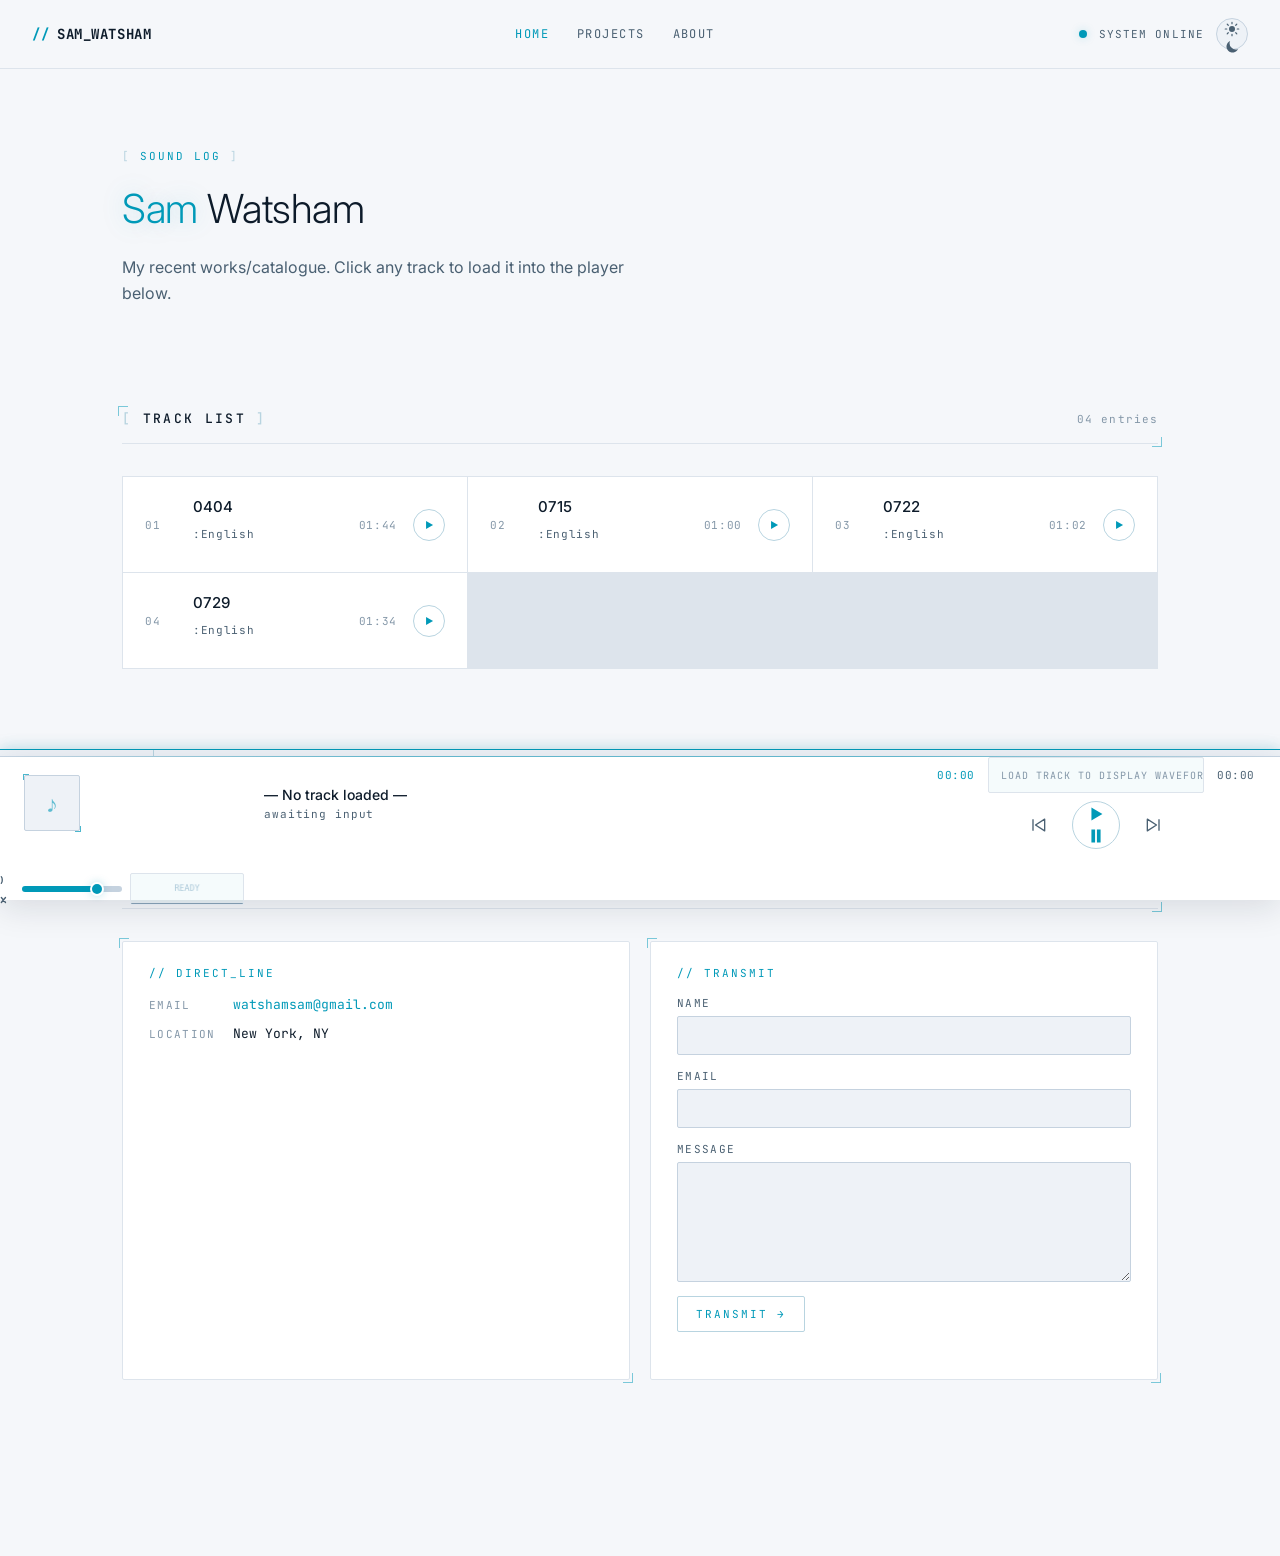
<file: index.html>
<!doctype html>
<html lang="en">
  <head>
    <meta charset="utf-8" />
    <meta name="viewport" content="width=device-width, initial-scale=1" />
    <title>// SAM_WATSHAM — Sound Log</title>
    <meta
      name="description"
      content="A digital music portfolio with a built-in audio player, waveform, and live frequency visualizer."
    />
    <link rel="preconnect" href="https://fonts.googleapis.com" />
    <link rel="preconnect" href="https://fonts.gstatic.com" crossorigin />
    <link
      href="https://fonts.googleapis.com/css2?family=Inter:wght@300;400;500;600&family=JetBrains+Mono:wght@400;500;700&display=swap"
      rel="stylesheet"
    />
    <link rel="stylesheet" href="styles.css" />
  </head>
  <body>
    <!-- Subtle scanline overlay for HUD feel -->
    <div class="scanlines" aria-hidden="true"></div>

    <header class="site-header">
      <div class="brand">
        <span class="brand-prefix">//</span>
        <span class="brand-title">SAM_WATSHAM</span>
      </div>
      <nav class="site-nav" aria-label="Primary">
        <a href="#tracks" class="nav-link" data-tab="tracks" aria-current="page">HOME</a>
        <a href="#projects" class="nav-link" data-tab="projects">PROJECTS</a>
        <a href="about.html" class="nav-link">ABOUT</a>
      </nav>
      <div class="header-status" aria-live="polite">
        <span class="status-dot" id="system-dot"></span>
        <span class="status-text" id="system-status">SYSTEM ONLINE</span>
        <button
          type="button"
          class="btn-theme"
          id="btn-theme"
          aria-label="Switch to dark mode"
          title="Switch theme"
        >
          <svg id="icon-sun" viewBox="0 0 24 24" width="18" height="18" aria-hidden="true">
            <circle cx="12" cy="12" r="4" fill="currentColor"/>
            <g stroke="currentColor" stroke-width="1.6" stroke-linecap="round">
              <path d="M12 3v2M12 19v2M3 12h2M19 12h2M5.6 5.6l1.4 1.4M17 17l1.4 1.4M5.6 18.4l1.4-1.4M17 7l1.4-1.4"/>
            </g>
          </svg>
          <svg id="icon-moon" viewBox="0 0 24 24" width="18" height="18" aria-hidden="true" hidden>
            <path d="M20 14.5A8 8 0 0 1 9.5 4a8 8 0 1 0 10.5 10.5z" fill="currentColor"/>
          </svg>
        </button>
      </div>
    </header>

    <main>
      <section class="hero" aria-labelledby="hero-title">
        <p class="eyebrow"><span class="bracket">[</span> SOUND LOG <span class="bracket">]</span></p>
        <h1 id="hero-title" class="hero-title">
          <span class="accent">Sam</span> Watsham
        </h1>
        <p class="hero-sub">
          My recent works/catalogue. Click any track to load it into the player below.
        </p>
      </section>

      <section
        id="tracks"
        class="tracks-section panel"
        data-panel="tracks"
        aria-labelledby="tracks-title"
      >
        <div class="section-header">
          <h2 id="tracks-title" class="section-title">
            <span class="bracket">[</span> TRACK LIST <span class="bracket">]</span>
          </h2>
          <span class="section-meta" id="track-count">00 entries</span>
        </div>
        <ul id="track-grid" class="track-grid" aria-label="Available tracks"></ul>
        <p id="track-empty" class="empty-state" hidden>
          No tracks loaded yet. Drop audio files into
          <code>assets/audio/</code> and add entries to <code>js/tracks.js</code>.
        </p>
      </section>

      <section
        id="projects"
        class="projects-section panel"
        data-panel="projects"
        aria-labelledby="projects-title"
        hidden
      >
        <div class="section-header">
          <h2 id="projects-title" class="section-title">
            <span class="bracket">[</span> PROJECTS <span class="bracket">]</span>
          </h2>
          <span class="section-meta" id="project-count">00 entries</span>
        </div>
        <ul id="project-grid" class="project-grid" aria-label="Projects"></ul>
        <p id="project-empty" class="empty-state" hidden>
          No projects yet. Add entries to <code>js/projects.js</code>.
        </p>
      </section>

      <section
        id="now-playing-bar"
        class="now-playing-bar"
        aria-label="Now playing"
      >
        <div class="npb-eyebrow">
          <span class="npb-eyebrow-dot" aria-hidden="true"></span>
          NOW_PLAYING
        </div>
        <div class="npb-viewport">
          <div class="npb-track" id="npb-track">
            <span class="npb-title" id="npb-title">— no track loaded —</span>
            <span class="npb-sep" aria-hidden="true">◆</span>
            <span class="npb-artist" id="npb-artist">awaiting input</span>
            <span class="npb-sep" aria-hidden="true">◆</span>
            <span class="npb-time" id="npb-time" aria-live="polite">00:00 / 00:00</span>
          </div>
        </div>
      </section>

      <section id="contact" class="contact-section" aria-labelledby="contact-title">
        <div class="section-header">
          <h2 id="contact-title" class="section-title">
            <span class="bracket">[</span> CONTACT <span class="bracket">]</span>
          </h2>
        </div>

        <div class="contact-grid">
          <aside class="contact-card" aria-label="Direct contact details">
            <p class="contact-eyebrow">// DIRECT_LINE</p>
            <p class="contact-row">
              <span class="contact-label">Email</span>
              <a class="contact-value" href="mailto:watshamsam@gmail.com">watshamsam@gmail.com</a>
            </p>
            <p class="contact-row">
              <span class="contact-label">Location</span>
              <span class="contact-value">New York, NY</span>
            </p>
          </aside>

          <form class="contact-form" id="contact-form" novalidate>
            <p class="contact-eyebrow">// TRANSMIT</p>

            <label class="field">
              <span class="field-label">Name</span>
              <input class="field-input" name="name" type="text" required autocomplete="name" />
            </label>

            <label class="field">
              <span class="field-label">Email</span>
              <input class="field-input" name="email" type="email" required autocomplete="email" />
            </label>

            <label class="field">
              <span class="field-label">Message</span>
              <textarea class="field-input field-textarea" name="message" rows="5" required></textarea>
            </label>

            <button type="submit" class="btn-submit">TRANSMIT →</button>
            <p class="form-status" id="form-status" role="status" aria-live="polite"></p>
          </form>
        </div>
      </section>
    </main>

    <!-- Sticky player -->
    <footer class="player-bar" id="player-bar" aria-label="Audio player">
      <div class="player-art" id="player-art" aria-hidden="true">
        <span class="art-fallback">♪</span>
      </div>

      <div class="player-meta">
        <div class="player-title" id="player-title">— No track loaded —</div>
        <div class="player-artist" id="player-artist">awaiting input</div>
      </div>

      <div class="player-center">
        <div class="player-progress">
          <span class="time" id="time-current">00:00</span>
          <div
            class="waveform"
            id="waveform"
            role="slider"
            tabindex="0"
            aria-label="Seek"
            aria-valuemin="0"
            aria-valuemax="0"
            aria-valuenow="0"
          >
            <div class="waveform-placeholder" id="waveform-placeholder">
              load track to display waveform
            </div>
            <svg
              class="waveform-svg"
              id="waveform-svg"
              preserveAspectRatio="none"
              aria-hidden="true"
            ></svg>
            <div class="waveform-cursor" id="waveform-cursor"></div>
          </div>
          <span class="time" id="time-total">00:00</span>
        </div>

        <div class="player-controls">
          <button
            type="button"
            class="ctrl"
            id="btn-prev"
            aria-label="Previous track"
          >
            <svg viewBox="0 0 24 24" width="20" height="20" aria-hidden="true">
              <path d="M6 5v14M20 5L9 12l11 7V5z" fill="none" stroke="currentColor" stroke-width="1.6" stroke-linejoin="round"/>
            </svg>
          </button>
          <button
            type="button"
            class="ctrl ctrl-play"
            id="btn-play"
            aria-label="Play"
          >
            <svg id="icon-play" viewBox="0 0 24 24" width="22" height="22" aria-hidden="true">
              <path d="M7 5v14l12-7L7 5z" fill="currentColor"/>
            </svg>
            <svg id="icon-pause" viewBox="0 0 24 24" width="22" height="22" aria-hidden="true" hidden>
              <path d="M7 5h4v14H7zM13 5h4v14h-4z" fill="currentColor"/>
            </svg>
          </button>
          <button
            type="button"
            class="ctrl"
            id="btn-next"
            aria-label="Next track"
          >
            <svg viewBox="0 0 24 24" width="20" height="20" aria-hidden="true">
              <path d="M18 5v14M4 5l11 7-11 7V5z" fill="none" stroke="currentColor" stroke-width="1.6" stroke-linejoin="round"/>
            </svg>
          </button>
        </div>
      </div>

      <div class="player-right">
        <button
          type="button"
          class="ctrl"
          id="btn-mute"
          aria-label="Mute"
        >
          <svg id="icon-vol" viewBox="0 0 24 24" width="20" height="20" aria-hidden="true">
            <path d="M4 9v6h4l5 4V5L8 9H4z" fill="currentColor"/>
            <path id="icon-vol-wave" d="M16 8c1.5 1.2 1.5 6.8 0 8" fill="none" stroke="currentColor" stroke-width="1.6" stroke-linecap="round"/>
          </svg>
          <svg id="icon-mute" viewBox="0 0 24 24" width="20" height="20" aria-hidden="true" hidden>
            <path d="M4 9v6h4l5 4V5L8 9H4z" fill="currentColor"/>
            <path d="M16 9l5 6M21 9l-5 6" fill="none" stroke="currentColor" stroke-width="1.6" stroke-linecap="round"/>
          </svg>
        </button>
        <input
          type="range"
          class="volume"
          id="volume"
          min="0"
          max="1"
          step="0.01"
          value="0.8"
          aria-label="Volume"
        />
        <canvas
          id="visualizer"
          class="visualizer"
          width="120"
          height="32"
          aria-hidden="true"
        ></canvas>
      </div>

    </footer>

    <script src="js/theme.js"></script>
    <script src="js/tracks.js"></script>
    <script src="js/projects.js"></script>
    <script src="js/tabs.js"></script>
    <script src="js/visualizer.js"></script>
    <script src="js/waveform.js"></script>
    <script src="js/player.js"></script>
    <script src="js/marquee.js"></script>
    <script src="js/contact.js"></script>

    <!-- The audio element lives in the DOM so Web Audio's
         MediaElementAudioSource can reliably route it through the
         analyser → destination chain. Visually hidden, but kept in flow
         so the browser treats it like any other media element. -->
    <audio id="audio-element" preload="metadata"></audio>
  </body>
</html>
</file>
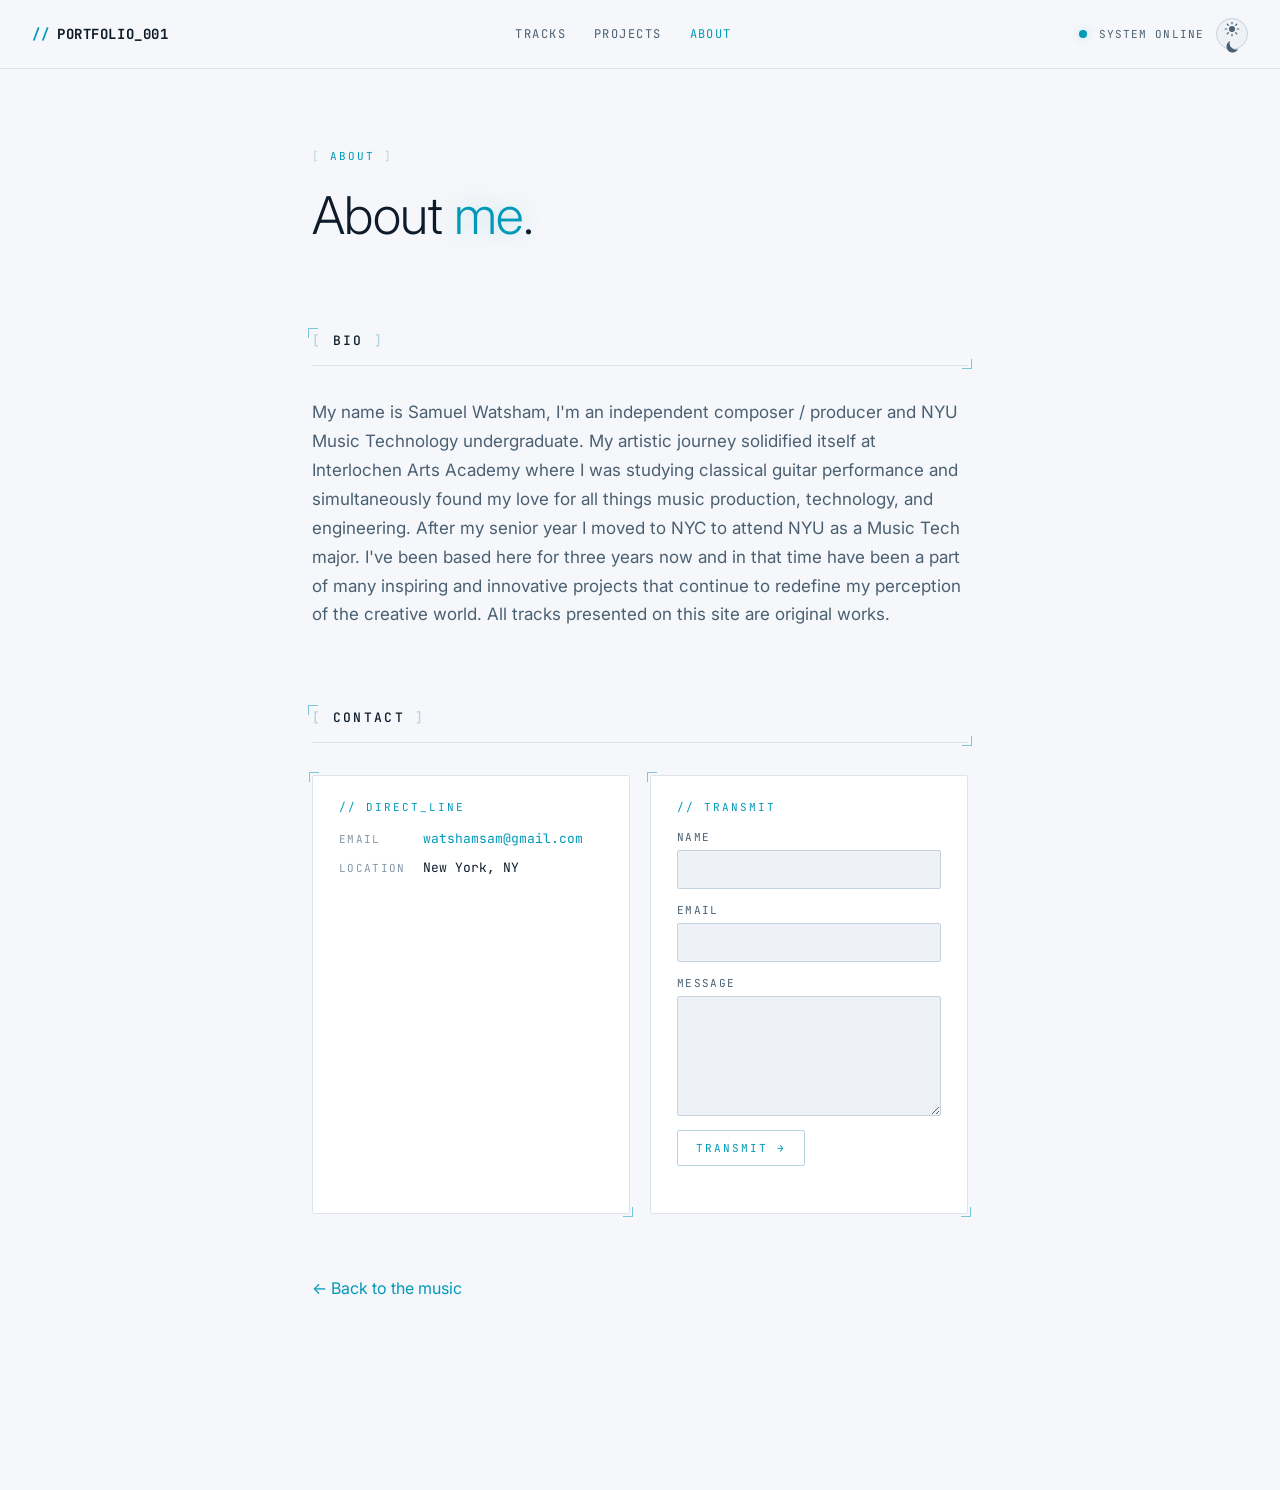
<file: about.html>
<!doctype html>
<html lang="en">
  <head>
    <meta charset="utf-8" />
    <meta name="viewport" content="width=device-width, initial-scale=1" />
    <title>// PORTFOLIO_001 — About</title>
    <meta
      name="description"
      content="About the artist behind PORTFOLIO_001 — bio, contact, and links."
    />
    <link rel="preconnect" href="https://fonts.googleapis.com" />
    <link rel="preconnect" href="https://fonts.gstatic.com" crossorigin />
    <link
      href="https://fonts.googleapis.com/css2?family=Inter:wght@300;400;500;600&family=JetBrains+Mono:wght@400;500;700&display=swap"
      rel="stylesheet"
    />
    <link rel="stylesheet" href="styles.css" />
  </head>
  <body class="page-about">
    <div class="scanlines" aria-hidden="true"></div>

    <header class="site-header">
      <div class="brand">
        <span class="brand-prefix">//</span>
        <span class="brand-title">PORTFOLIO_001</span>
      </div>
      <nav class="site-nav" aria-label="Primary">
        <a href="index.html" class="nav-link">TRACKS</a>
        <a href="index.html#projects" class="nav-link">PROJECTS</a>
        <a href="about.html" class="nav-link" aria-current="page">ABOUT</a>
      </nav>
      <div class="header-status" aria-live="polite">
        <span class="status-dot"></span>
        <span class="status-text">SYSTEM ONLINE</span>
        <button
          type="button"
          class="btn-theme"
          id="btn-theme"
          aria-label="Switch to dark mode"
          title="Switch theme"
        >
          <svg id="icon-sun" viewBox="0 0 24 24" width="18" height="18" aria-hidden="true">
            <circle cx="12" cy="12" r="4" fill="currentColor"/>
            <g stroke="currentColor" stroke-width="1.6" stroke-linecap="round">
              <path d="M12 3v2M12 19v2M3 12h2M19 12h2M5.6 5.6l1.4 1.4M17 17l1.4 1.4M5.6 18.4l1.4-1.4M17 7l1.4-1.4"/>
            </g>
          </svg>
          <svg id="icon-moon" viewBox="0 0 24 24" width="18" height="18" aria-hidden="true" hidden>
            <path d="M20 14.5A8 8 0 0 1 9.5 4a8 8 0 1 0 10.5 10.5z" fill="currentColor"/>
          </svg>
        </button>
      </div>
    </header>

    <main class="about-main">
      <section class="about-hero" aria-labelledby="about-title">
        <p class="eyebrow"><span class="bracket">[</span> ABOUT <span class="bracket">]</span></p>
        <h1 id="about-title" class="hero-title">
          About <span class="accent">me</span>.
        </h1>
      </section>

      <section class="about-bio" aria-labelledby="bio-title">
        <div class="section-header">
          <h2 id="bio-title" class="section-title">
            <span class="bracket">[</span> BIO <span class="bracket">]</span>
          </h2>
        </div>
        <div class="about-bio-body">
          <p>
            My name is Samuel Watsham, I'm an independent composer /
            producer and NYU Music Technology undergraduate. My artistic
            journey solidified itself at Interlochen Arts Academy where
            I was studying classical guitar performance and simultaneously
            found my love for all things music production, technology, and
            engineering. After my senior year I moved to NYC to attend NYU
            as a Music Tech major. I've been based here for three years now
            and in that time have been a part of many inspiring and
            innovative projects that continue to redefine my perception of
            the creative world. All tracks presented on this site are original works.
          </p>
        </div>
      </section>

      <section id="contact" class="contact-section about-contact" aria-labelledby="contact-title">
        <div class="section-header">
          <h2 id="contact-title" class="section-title">
            <span class="bracket">[</span> CONTACT <span class="bracket">]</span>
          </h2>
        </div>

        <div class="contact-grid">
          <aside class="contact-card" aria-label="Direct contact details">
            <p class="contact-eyebrow">// DIRECT_LINE</p>
            <p class="contact-row">
              <span class="contact-label">Email</span>
              <a class="contact-value" href="mailto:watshamsam@gmail.com">watshamsam@gmail.com</a>
            </p>
            <p class="contact-row">
              <span class="contact-label">Location</span>
              <span class="contact-value">New York, NY</span>
            </p>
          </aside>

          <form class="contact-form" id="contact-form" novalidate>
            <p class="contact-eyebrow">// TRANSMIT</p>

            <label class="field">
              <span class="field-label">Name</span>
              <input class="field-input" name="name" type="text" required autocomplete="name" />
            </label>

            <label class="field">
              <span class="field-label">Email</span>
              <input class="field-input" name="email" type="email" required autocomplete="email" />
            </label>

            <label class="field">
              <span class="field-label">Message</span>
              <textarea class="field-input field-textarea" name="message" rows="5" required></textarea>
            </label>

            <button type="submit" class="btn-submit">TRANSMIT →</button>
            <p class="form-status" id="form-status" role="status" aria-live="polite"></p>
          </form>
        </div>
      </section>

      <p class="about-back">
        <a href="index.html" class="back-link">← Back to the music</a>
      </p>
    </main>

    <script src="js/theme.js"></script>
    <script src="js/contact.js"></script>
  </body>
</html>
</file>
<file: styles.css>
/* ============================================================
   PORTFOLIO_001 — SAO HUD-inspired theme
   Light by default; dark mode via [data-theme="dark"] on <html>
   ============================================================ */

:root {
  /* Light theme (default) */
  --bg-base: #f5f7fa;
  --bg-surface: #ffffff;
  --bg-elevated: #eef2f7;
  --line: #dde4ec;
  --line-strong: #c5d2df;

  --accent: #0099b8;
  --accent-dim: #b8d4e0;
  --accent-glow: rgba(0, 153, 184, 0.25);

  --highlight: #d97706;

  --text: #0d1b2a;
  --text-muted: #4a6072;
  --text-faint: #8497a8;

  --shadow: 0 2px 8px rgba(13, 27, 42, 0.06);
  --shadow-strong: 0 8px 32px rgba(13, 27, 42, 0.12);

  /* Typography */
  --font-sans: "Inter", system-ui, -apple-system, "Segoe UI", sans-serif;
  --font-mono: "JetBrains Mono", ui-monospace, "SF Mono", Menlo, monospace;

  /* Layout */
  --player-height: 144px;
  --radius: 2px;
}

[data-theme="dark"] {
  --bg-base: #050a14;
  --bg-surface: #0a1424;
  --bg-elevated: #0e1a30;
  --line: #14253f;
  --line-strong: #1f3760;

  --accent: #00e5ff;
  --accent-dim: #1a4a6e;
  --accent-glow: rgba(0, 229, 255, 0.35);

  --highlight: #ffb347;

  --text: #e6f4ff;
  --text-muted: #7aa6c2;
  --text-faint: #4a6a85;

  --shadow: 0 2px 8px rgba(0, 0, 0, 0.4);
  --shadow-strong: 0 -10px 40px rgba(0, 0, 0, 0.5);
}

/* ---------- Reset / base ---------- */
*,
*::before,
*::after {
  box-sizing: border-box;
}

html,
body {
  margin: 0;
  padding: 0;
  background: var(--bg-base);
  color: var(--text);
  font-family: var(--font-sans);
  font-weight: 400;
  -webkit-font-smoothing: antialiased;
  text-rendering: optimizeLegibility;
  transition: background 0.2s ease, color 0.2s ease;
}

body {
  min-height: 100vh;
  padding-bottom: var(--player-height);
  position: relative;
  overflow-x: hidden;
}

a {
  color: var(--accent);
  text-decoration: none;
}

button {
  font-family: inherit;
  background: none;
  border: 0;
  color: inherit;
  cursor: pointer;
}

code {
  font-family: var(--font-mono);
  font-size: 0.85em;
  color: var(--accent);
  background: color-mix(in srgb, var(--accent) 10%, transparent);
  padding: 1px 6px;
  border-radius: var(--radius);
}

/* ---------- Scanline overlay (dark mode only) ---------- */
.scanlines {
  pointer-events: none;
  position: fixed;
  inset: 0;
  z-index: 1;
  opacity: 0;
  background: repeating-linear-gradient(
    to bottom,
    rgba(255, 255, 255, 0.015) 0,
    rgba(255, 255, 255, 0.015) 1px,
    transparent 1px,
    transparent 3px
  );
  mix-blend-mode: overlay;
  transition: opacity 0.2s ease;
}

[data-theme="dark"] .scanlines {
  opacity: 1;
}

/* ---------- Header ---------- */
.site-header {
  position: sticky;
  top: 0;
  z-index: 10;
  display: flex;
  align-items: center;
  justify-content: space-between;
  gap: 24px;
  padding: 18px 32px;
  background: color-mix(in srgb, var(--bg-base) 92%, transparent);
  backdrop-filter: blur(8px);
  border-bottom: 1px solid var(--line);
}

.brand {
  font-family: var(--font-mono);
  font-weight: 700;
  letter-spacing: 0.04em;
  font-size: 14px;
  display: flex;
  align-items: center;
  gap: 8px;
}

.brand-prefix {
  color: var(--accent);
}

.brand-title {
  color: var(--text);
}

.site-nav {
  display: flex;
  gap: 28px;
}

.nav-link {
  font-family: var(--font-mono);
  font-size: 12px;
  letter-spacing: 0.12em;
  color: var(--text-muted);
  position: relative;
  padding: 4px 0;
  transition: color 0.15s ease;
}

.nav-link:hover {
  color: var(--accent);
}

.nav-link[aria-current="page"] {
  color: var(--accent);
}

.nav-link[aria-current="page"]::after {
  content: "";
  position: absolute;
  left: 0;
  right: 0;
  bottom: -3px;
  height: 1px;
  background: var(--accent);
  box-shadow: 0 0 6px var(--accent-glow);
}

.nav-link::after {
  content: "";
  position: absolute;
  left: 0;
  bottom: -3px;
  height: 1px;
  width: 0;
  background: var(--accent);
  box-shadow: 0 0 6px var(--accent-glow);
  transition: width 0.2s ease;
}

.nav-link:hover::after {
  width: 100%;
}

.header-status {
  display: flex;
  align-items: center;
  gap: 12px;
  font-family: var(--font-mono);
  font-size: 11px;
  letter-spacing: 0.1em;
  color: var(--text-muted);
}

.status-dot {
  width: 8px;
  height: 8px;
  border-radius: 50%;
  background: var(--accent);
  box-shadow: 0 0 8px var(--accent-glow);
  animation: pulse 2.4s ease-in-out infinite;
}

@keyframes pulse {
  0%, 100% { opacity: 1; }
  50% { opacity: 0.4; }
}

.btn-theme {
  width: 32px;
  height: 32px;
  border-radius: 50%;
  display: grid;
  place-items: center;
  color: var(--text-muted);
  background: var(--bg-elevated);
  border: 1px solid var(--line-strong);
  transition: color 0.15s ease, border-color 0.15s ease, background 0.15s ease, box-shadow 0.15s ease;
  flex-shrink: 0;
}

.btn-theme:hover {
  color: var(--accent);
  border-color: var(--accent);
  background: color-mix(in srgb, var(--accent) 12%, transparent);
  box-shadow: 0 0 10px var(--accent-glow);
}

.btn-theme:focus-visible {
  outline: none;
  border-color: var(--accent);
  box-shadow: 0 0 0 3px color-mix(in srgb, var(--accent) 25%, transparent);
}

.btn-theme svg {
  display: block;
}

/* ---------- Main / sections ---------- */
main {
  position: relative;
  z-index: 2;
  max-width: 1100px;
  margin: 0 auto;
  padding: 56px 32px 32px;
}

.hero {
  margin-bottom: 80px;
  position: relative;
  padding: 24px 0;
}

.eyebrow {
  font-family: var(--font-mono);
  font-size: 11px;
  letter-spacing: 0.18em;
  color: var(--accent);
  margin: 0 0 24px;
  text-transform: uppercase;
}

.bracket {
  color: var(--accent-dim);
}

.hero-title {
  font-size: clamp(24px, 6vw, 40px);
  font-weight: 300;
  line-height: 1.1;
  margin: 0 0 24px;
  letter-spacing: -0.01em;
}

.accent {
  color: var(--accent);
  text-shadow: 0 0 24px var(--accent-glow);
}

.hero-sub {
  max-width: 540px;
  color: var(--text-muted);
  font-size: 16px;
  line-height: 1.6;
  margin: 0;
}

.section-header {
  display: flex;
  align-items: baseline;
  justify-content: space-between;
  margin-bottom: 32px;
  padding-bottom: 16px;
  border-bottom: 1px solid var(--line);
  position: relative;
}

.section-title {
  font-family: var(--font-mono);
  font-size: 13px;
  letter-spacing: 0.18em;
  font-weight: 500;
  margin: 0;
  color: var(--text);
}

.section-meta {
  font-family: var(--font-mono);
  font-size: 11px;
  color: var(--text-faint);
  letter-spacing: 0.1em;
}

/* Corner brackets on section headers */
.section-header::before,
.section-header::after {
  content: "";
  position: absolute;
  width: 10px;
  height: 10px;
  border: 1px solid var(--accent);
  opacity: 0.5;
}

.section-header::before {
  top: -4px;
  left: -4px;
  border-right: 0;
  border-bottom: 0;
}

.section-header::after {
  bottom: -4px;
  right: -4px;
  border-left: 0;
  border-top: 0;
}

/* ---------- Track grid ---------- */
.track-grid {
  list-style: none;
  margin: 0;
  padding: 0;
  display: grid;
  grid-template-columns: repeat(auto-fill, minmax(280px, 1fr));
  gap: 1px;
  background: var(--line);
  border: 1px solid var(--line);
}

.track-card {
  background: var(--bg-surface);
  padding: 20px 22px;
  display: flex;
  align-items: center;
  gap: 16px;
  position: relative;
  cursor: pointer;
  transition: background 0.15s ease;
}

.track-card:hover {
  background: var(--bg-elevated);
}

.track-card[data-active="true"] {
  background: var(--bg-elevated);
}

.track-card[data-active="true"]::before {
  content: "";
  position: absolute;
  left: 0;
  top: 0;
  bottom: 0;
  width: 2px;
  background: var(--accent);
  box-shadow: 0 0 8px var(--accent-glow);
}

.track-index {
  font-family: var(--font-mono);
  font-size: 11px;
  color: var(--text-faint);
  letter-spacing: 0.08em;
  min-width: 32px;
}

.track-info {
  flex: 1;
  min-width: 0;
}

.track-title {
  font-size: 15px;
  font-weight: 500;
  margin: 0 0 4px;
  color: var(--text);
  white-space: nowrap;
  overflow: hidden;
  text-overflow: ellipsis;
}

.track-artist {
  font-family: var(--font-mono);
  font-size: 11px;
  color: var(--text-muted);
  letter-spacing: 0.06em;
}

.track-duration {
  font-family: var(--font-mono);
  font-size: 11px;
  color: var(--text-faint);
  letter-spacing: 0.06em;
  font-variant-numeric: tabular-nums;
}

.track-play {
  width: 32px;
  height: 32px;
  border-radius: 50%;
  border: 1px solid var(--accent-dim);
  display: grid;
  place-items: center;
  color: var(--accent);
  transition: all 0.15s ease;
  flex-shrink: 0;
}

.track-card:hover .track-play,
.track-card[data-active="true"] .track-play {
  border-color: var(--accent);
  background: color-mix(in srgb, var(--accent) 10%, transparent);
  box-shadow: 0 0 12px var(--accent-glow);
}

.empty-state {
  font-family: var(--font-mono);
  font-size: 13px;
  color: var(--text-muted);
  text-align: center;
  padding: 48px 24px;
  border: 1px dashed var(--line);
  margin: 0;
}

/* ---------- Projects grid ---------- */
.project-grid {
  list-style: none;
  margin: 0;
  padding: 0;
  display: grid;
  grid-template-columns: repeat(auto-fill, minmax(320px, 1fr));
  gap: 20px;
}

.project-card {
  background: var(--bg-surface);
  border: 1px solid var(--line);
  border-radius: var(--radius);
  padding: 20px 22px;
  display: flex;
  flex-direction: column;
  gap: 12px;
  position: relative;
  transition: border-color 0.15s ease, transform 0.15s ease, box-shadow 0.15s ease;
}

.project-card:hover {
  border-color: var(--accent-dim);
  transform: translateY(-1px);
  box-shadow: var(--shadow);
}

.project-card-header {
  display: flex;
  align-items: flex-start;
  justify-content: space-between;
  gap: 12px;
}

.project-title {
  font-size: 16px;
  font-weight: 600;
  margin: 0;
  color: var(--text);
  line-height: 1.3;
}

.project-year {
  font-family: var(--font-mono);
  font-size: 11px;
  color: var(--text-faint);
  letter-spacing: 0.06em;
  font-variant-numeric: tabular-nums;
  white-space: nowrap;
}

.project-kind {
  display: inline-block;
  font-family: var(--font-mono);
  font-size: 10px;
  letter-spacing: 0.14em;
  color: var(--accent);
  padding: 3px 8px;
  border: 1px solid var(--accent-dim);
  border-radius: var(--radius);
  text-transform: uppercase;
  align-self: flex-start;
}

.project-summary {
  margin: 0;
  color: var(--text-muted);
  font-size: 14px;
  line-height: 1.5;
}

.project-description {
  margin: 0;
  color: var(--text-muted);
  font-size: 13px;
  line-height: 1.6;
}

.project-link {
  font-family: var(--font-mono);
  font-size: 11px;
  letter-spacing: 0.1em;
  color: var(--accent);
  text-transform: uppercase;
  align-self: flex-start;
  position: relative;
  padding-bottom: 2px;
}

.project-link::after {
  content: " →";
}

.project-link:hover {
  text-shadow: 0 0 8px var(--accent-glow);
}

.project-image {
  width: 100%;
  aspect-ratio: 16 / 9;
  object-fit: cover;
  border-radius: var(--radius);
  border: 1px solid var(--line);
  display: block;
}

/* ---------- About ---------- */
.about-section {
  margin-top: 80px;
}

.about-body {
  max-width: 580px;
  color: var(--text-muted);
  line-height: 1.7;
  margin: 0;
}

/* ---------- Contact ---------- */
.contact-section {
  margin-top: 80px;
}

.contact-grid {
  display: grid;
  grid-template-columns: 1fr 1fr;
  gap: 20px;
}

.contact-card,
.contact-form {
  background: var(--bg-surface);
  border: 1px solid var(--line);
  border-radius: var(--radius);
  padding: 24px 26px;
  position: relative;
  display: flex;
  flex-direction: column;
}

/* Corner brackets — same language as .player-art and .section-header */
.contact-card::before,
.contact-card::after,
.contact-form::before,
.contact-form::after {
  content: "";
  position: absolute;
  width: 10px;
  height: 10px;
  border: 1px solid var(--accent);
  opacity: 0.5;
  pointer-events: none;
}

.contact-card::before,
.contact-form::before {
  top: -4px;
  left: -4px;
  border-right: 0;
  border-bottom: 0;
}

.contact-card::after,
.contact-form::after {
  bottom: -4px;
  right: -4px;
  border-left: 0;
  border-top: 0;
}

.contact-eyebrow {
  font-family: var(--font-mono);
  font-size: 11px;
  letter-spacing: 0.18em;
  color: var(--accent);
  margin: 0 0 16px;
  text-transform: uppercase;
}

.contact-row {
  display: flex;
  align-items: baseline;
  gap: 12px;
  margin: 0 0 12px;
  flex-wrap: wrap;
}

.contact-row:last-child {
  margin-bottom: 0;
}

.contact-label {
  font-family: var(--font-mono);
  font-size: 11px;
  letter-spacing: 0.12em;
  color: var(--text-faint);
  text-transform: uppercase;
  min-width: 72px;
}

.contact-value {
  font-family: var(--font-mono);
  font-size: 13px;
  color: var(--text);
  word-break: break-all;
}

a.contact-value {
  color: var(--accent);
  transition: text-shadow 0.15s ease;
}

a.contact-value:hover {
  text-shadow: 0 0 8px var(--accent-glow);
}

/* Form fields */
.field {
  display: flex;
  flex-direction: column;
  gap: 6px;
  margin-bottom: 14px;
}

.field-label {
  font-family: var(--font-mono);
  font-size: 11px;
  letter-spacing: 0.12em;
  color: var(--text-muted);
  text-transform: uppercase;
}

.field-input {
  font-family: var(--font-mono);
  font-size: 13px;
  color: var(--text);
  background: var(--bg-elevated);
  border: 1px solid var(--line-strong);
  border-radius: var(--radius);
  padding: 10px 12px;
  outline: none;
  transition: border-color 0.15s ease, box-shadow 0.15s ease, background 0.15s ease;
  width: 100%;
}

.field-input::placeholder {
  color: var(--text-faint);
}

.field-input:hover {
  border-color: var(--accent-dim);
}

.field-input:focus {
  border-color: var(--accent);
  background: var(--bg-surface);
  box-shadow: 0 0 0 3px var(--accent-glow);
}

.field-input[aria-invalid="true"] {
  border-color: var(--highlight);
}

.field-textarea {
  resize: vertical;
  min-height: 100px;
  font-family: var(--font-sans);
  line-height: 1.5;
}

.btn-submit {
  align-self: flex-start;
  font-family: var(--font-mono);
  font-size: 11px;
  letter-spacing: 0.18em;
  color: var(--accent);
  background: transparent;
  border: 1px solid var(--accent-dim);
  border-radius: var(--radius);
  padding: 10px 18px;
  cursor: pointer;
  transition: all 0.15s ease;
  text-transform: uppercase;
}

.btn-submit:hover {
  border-color: var(--accent);
  background: color-mix(in srgb, var(--accent) 12%, transparent);
  box-shadow: 0 0 12px var(--accent-glow);
}

.btn-submit:focus-visible {
  outline: none;
  border-color: var(--accent);
  box-shadow: 0 0 0 3px color-mix(in srgb, var(--accent) 25%, transparent);
}

.btn-submit:disabled {
  opacity: 0.5;
  cursor: not-allowed;
}

.form-status {
  font-family: var(--font-mono);
  font-size: 11px;
  letter-spacing: 0.1em;
  color: var(--text-muted);
  margin: 12px 0 0;
  min-height: 1em;
  text-transform: uppercase;
}

.form-status[data-kind="ok"] {
  color: var(--accent);
}

.form-status[data-kind="err"] {
  color: var(--highlight);
}

/* ---------- Now-playing marquee ---------- */
/* Full-bleed strip — breaks out of main's max-width: 1100px container
   so the scrolling band spans the entire viewport. */
.now-playing-bar {
  position: relative;
  left: 50%;
  right: 50%;
  width: 100vw;
  margin: 80px -50vw 48px;
  background: var(--bg-elevated);
  border-top: 1px solid var(--accent);
  border-bottom: 1px solid var(--accent);
  box-shadow: 0 0 14px var(--accent-glow);
  overflow: hidden;
  display: flex;
  align-items: stretch;
}

/* Subtle inner cyan glow above + below the borders */
.now-playing-bar::before,
.now-playing-bar::after {
  content: "";
  position: absolute;
  left: 0;
  right: 0;
  height: 1px;
  background: linear-gradient(
    90deg,
    transparent 0%,
    var(--accent) 30%,
    var(--accent) 70%,
    transparent 100%
  );
  opacity: 0.4;
  pointer-events: none;
}
.now-playing-bar::before { top: -1px; }
.now-playing-bar::after { bottom: -1px; }

.npb-eyebrow {
  position: relative;
  z-index: 2;
  display: inline-flex;
  align-items: center;
  gap: 8px;
  flex-shrink: 0;
  padding: 0 20px;
  background: var(--bg-elevated);
  border-right: 1px solid var(--accent-dim);
  font-family: var(--font-mono);
  font-size: 11px;
  letter-spacing: 0.18em;
  color: var(--accent);
  text-transform: uppercase;
  white-space: nowrap;
}

.npb-eyebrow-dot {
  width: 6px;
  height: 6px;
  border-radius: 50%;
  background: var(--accent);
  box-shadow: 0 0 6px var(--accent-glow);
  animation: pulse 1.6s ease-in-out infinite;
}

.npb-viewport {
  flex: 1;
  min-width: 0;
  overflow: hidden;
  padding: 12px 24px;
  /* Mask the left edge so the scrolling text fades under the eyebrow */
  mask-image: linear-gradient(
    90deg,
    transparent 0,
    #000 24px,
    #000 calc(100% - 24px),
    transparent 100%
  );
  -webkit-mask-image: linear-gradient(
    90deg,
    transparent 0,
    #000 24px,
    #000 calc(100% - 24px),
    transparent 100%
  );
}

.npb-track {
  display: inline-flex;
  align-items: center;
  gap: 24px;
  white-space: nowrap;
  /* Default duration is overridden by JS based on content width */
  animation: npb-scroll 28s linear infinite;
  will-change: transform;
}

.now-playing-bar:hover .npb-track,
.now-playing-bar:focus-within .npb-track {
  animation-play-state: paused;
}

.npb-title {
  font-family: var(--font-sans);
  font-size: 14px;
  font-weight: 500;
  color: var(--text);
}

.npb-artist {
  font-family: var(--font-mono);
  font-size: 12px;
  letter-spacing: 0.08em;
  color: var(--accent);
  text-transform: lowercase;
}

.npb-time {
  font-family: var(--font-mono);
  font-size: 12px;
  letter-spacing: 0.06em;
  color: var(--text);
  font-variant-numeric: tabular-nums;
}

.npb-sep {
  color: var(--accent);
  opacity: 0.55;
  font-size: 10px;
  line-height: 1;
}

/* Empty state — no animation, content sits still */
.npb-track[data-empty="true"] {
  animation: none;
  transform: none;
  opacity: 0.55;
}

@keyframes npb-scroll {
  from { transform: translateX(0); }
  to   { transform: translateX(-50%); }
}

/* ============================================================
   Player bar
   ============================================================ */
.player-bar {
  position: fixed;
  left: 0;
  right: 0;
  bottom: 0;
  height: var(--player-height);
  background: var(--bg-surface);
  border-top: 1px solid var(--line-strong);
  display: grid;
  grid-template-columns: minmax(180px, 220px) minmax(260px, 1fr) minmax(220px, 320px);
  align-items: center;
  gap: 20px;
  padding: 0 24px;
  z-index: 20;
  box-shadow: var(--shadow-strong);
}

/* Top accent line */
.player-bar::before {
  content: "";
  position: absolute;
  top: -1px;
  left: 0;
  right: 0;
  height: 1px;
  background: linear-gradient(
    90deg,
    transparent 0%,
    var(--accent) 30%,
    var(--accent) 70%,
    transparent 100%
  );
  opacity: 0.5;
}

.player-art {
  width: 56px;
  height: 56px;
  background: var(--bg-elevated);
  border: 1px solid var(--line-strong);
  border-radius: var(--radius);
  display: grid;
  place-items: center;
  color: var(--accent);
  font-size: 24px;
  flex-shrink: 0;
  position: relative;
}

.player-art::before,
.player-art::after {
  content: "";
  position: absolute;
  width: 6px;
  height: 6px;
  border: 1px solid var(--accent);
  opacity: 0.7;
}

.player-art::before {
  top: -2px;
  left: -2px;
  border-right: 0;
  border-bottom: 0;
}

.player-art::after {
  bottom: -2px;
  right: -2px;
  border-left: 0;
  border-top: 0;
}

.art-fallback {
  font-family: var(--font-mono);
  font-weight: 700;
  opacity: 0.6;
}

.player-meta {
  min-width: 0;
}

.player-title {
  font-size: 14px;
  font-weight: 500;
  color: var(--text);
  white-space: nowrap;
  overflow: hidden;
  text-overflow: ellipsis;
  margin-bottom: 4px;
}

.player-artist {
  font-family: var(--font-mono);
  font-size: 11px;
  color: var(--text-muted);
  letter-spacing: 0.08em;
  text-transform: lowercase;
}

.player-center {
  display: flex;
  flex-direction: column;
  align-items: stretch;
  gap: 8px;
  min-width: 0;
  width: 100%;
}

.player-controls {
  display: flex;
  align-items: center;
  justify-content: center;
  gap: 14px;
  width: 100%;
}

.ctrl {
  width: 40px;
  height: 40px;
  border-radius: 50%;
  display: grid;
  place-items: center;
  color: var(--text-muted);
  transition: all 0.15s ease;
}

.ctrl:hover {
  color: var(--accent);
  background: color-mix(in srgb, var(--accent) 8%, transparent);
}

.ctrl:focus-visible {
  outline: 1px solid var(--accent);
  outline-offset: 2px;
}

.ctrl-play {
  width: 48px;
  height: 48px;
  border: 1px solid var(--accent-dim);
  color: var(--accent);
}

.ctrl-play:hover {
  border-color: var(--accent);
  background: color-mix(in srgb, var(--accent) 12%, transparent);
  box-shadow: 0 0 12px var(--accent-glow);
}

.ctrl-small {
  width: auto;
  height: 24px;
  padding: 0 8px;
  font-family: var(--font-mono);
  font-size: 10px;
  letter-spacing: 0.1em;
  border-radius: var(--radius);
}

/* Progress / waveform */
.player-progress {
  display: grid;
  grid-template-columns: auto 1fr auto;
  align-items: center;
  gap: 12px;
}

.time {
  font-family: var(--font-mono);
  font-size: 11px;
  color: var(--text-muted);
  letter-spacing: 0.06em;
  font-variant-numeric: tabular-nums;
  min-width: 40px;
  text-align: center;
}

#time-current {
  color: var(--accent);
}

.waveform {
  position: relative;
  height: 36px;
  background: color-mix(in srgb, var(--accent) 4%, transparent);
  border: 1px solid var(--line);
  border-radius: var(--radius);
  cursor: pointer;
  overflow: hidden;
  transition: border-color 0.15s ease, background 0.15s ease;
}

.waveform:hover,
.waveform:focus-visible {
  border-color: var(--accent-dim);
  background: color-mix(in srgb, var(--accent) 8%, transparent);
  outline: none;
}

.waveform-placeholder {
  position: absolute;
  inset: 0;
  display: grid;
  place-items: center;
  font-family: var(--font-mono);
  font-size: 10px;
  letter-spacing: 0.1em;
  color: var(--text-faint);
  text-transform: uppercase;
  pointer-events: none;
  padding: 0 12px;
  white-space: nowrap;
  overflow: hidden;
  text-overflow: ellipsis;
}

.waveform-svg {
  position: absolute;
  inset: 0;
  width: 100%;
  height: 100%;
  display: block;
}

.waveform-cursor {
  position: absolute;
  top: 0;
  bottom: 0;
  width: 2px;
  background: var(--accent);
  box-shadow: 0 0 6px var(--accent-glow);
  pointer-events: none;
  left: 0;
  transform: translateX(-1px);
  opacity: 0;
  transition: opacity 0.15s ease;
}

.waveform[data-ready="true"] .waveform-cursor {
  opacity: 1;
}

/* Player right column */
.player-right {
  display: flex;
  align-items: center;
  gap: 8px;
  justify-content: flex-end;
}

.volume {
  appearance: none;
  -webkit-appearance: none;
  width: 100px;
  height: 6px;
  background:
    linear-gradient(
      to right,
      var(--accent) 0%,
      var(--accent) calc(var(--vol, 0.8) * 100%),
      var(--line-strong) calc(var(--vol, 0.8) * 100%),
      var(--line-strong) 100%
    );
  border-radius: 3px;
  outline: none;
  cursor: pointer;
  margin: 0;
}

.volume::-webkit-slider-thumb {
  appearance: none;
  -webkit-appearance: none;
  width: 14px;
  height: 14px;
  border-radius: 50%;
  background: var(--accent);
  box-shadow: 0 0 8px var(--accent-glow);
  cursor: grab;
  border: 2px solid var(--bg-surface);
  margin-top: 0;
}

.volume::-webkit-slider-thumb:active {
  cursor: grabbing;
  box-shadow: 0 0 12px var(--accent-glow);
}

.volume::-moz-range-thumb {
  width: 14px;
  height: 14px;
  border-radius: 50%;
  background: var(--accent);
  box-shadow: 0 0 8px var(--accent-glow);
  cursor: grab;
  border: 2px solid var(--bg-surface);
}

.volume::-moz-range-track {
  background: transparent;
  border: 0;
}

.visualizer {
  width: 120px;
  height: 32px;
  background: color-mix(in srgb, var(--accent) 4%, transparent);
  border: 1px solid var(--line);
  border-radius: var(--radius);
}

/* Queue panel - removed */

/* ---------- Panels (tab visibility) ---------- */
.panel[hidden] {
  display: none;
}

/* ---------- Responsive ---------- */
@media (max-width: 860px) {
  .site-header {
    padding: 14px 18px;
    flex-wrap: wrap;
    gap: 12px;
  }
  .site-nav {
    order: 3;
    width: 100%;
    justify-content: center;
    gap: 20px;
  }
  main {
    padding: 36px 18px 18px;
  }
  .player-bar {
    grid-template-columns: 1fr;
    grid-template-rows: auto auto auto;
    height: auto;
    padding: 14px 16px 16px;
    gap: 12px;
  }
  body {
    padding-bottom: 320px;
  }
  .player-art {
    display: none;
  }
  .player-meta {
    text-align: center;
  }
  .player-center {
    width: 100%;
    gap: 10px;
  }
  .player-controls {
    gap: 20px;
  }
  .player-progress {
    grid-template-columns: auto 1fr auto;
    gap: 10px;
  }
  .player-right {
    justify-content: center;
  }
  .contact-grid {
    grid-template-columns: 1fr;
  }
  .now-playing-bar {
    font-size: 12px;
  }
  .npb-eyebrow {
    padding: 0 14px;
    font-size: 10px;
  }
  .npb-title {
    font-size: 13px;
  }
  .npb-artist,
  .npb-time {
    font-size: 11px;
  }
  .npb-track {
    gap: 18px;
  }
}

/* Mobile / small-screen polish — separate breakpoint, more aggressive
   on touch targets, and hide purely decorative chrome (visualizer). */
@media (max-width: 640px) {
  .ctrl,
  .ctrl-play {
    /* Apple HIG / Material minimum touch target = 44px */
    width: 44px;
    height: 44px;
  }
  .ctrl-play {
    width: 56px;
    height: 56px;
  }
  .player-controls {
    gap: 24px;
  }
  .player-bar {
    padding: 12px 14px 14px;
    gap: 10px;
  }
  body {
    padding-bottom: 340px;
  }
  .visualizer {
    display: none;
  }
  .player-right {
    gap: 6px;
  }
  .volume {
    width: 80px;
  }
  .time {
    font-size: 10px;
    min-width: 36px;
  }
}

/* ---------- Reduced motion ---------- */
@media (prefers-reduced-motion: reduce) {
  .status-dot {
    animation: none;
  }
  .npb-eyebrow-dot {
    animation: none;
  }
  .npb-track {
    animation: none !important;
    transform: none !important;
  }
  /* Allow horizontal scrolling inside the viewport when motion is disabled */
  .npb-viewport {
    overflow-x: auto;
    mask-image: none;
    -webkit-mask-image: none;
  }
  * {
    transition-duration: 0.01ms !important;
    animation-duration: 0.01ms !important;
  }
}

/* The shared <audio> element lives in the DOM (so Web Audio routing
   works reliably) but must not render any native controls.
   We keep it in flow but at zero size and pointer-events: none so the
   browser treats it as a real media element for routing purposes. */
#audio-element {
  position: absolute;
  width: 1px;
  height: 1px;
  opacity: 0;
  pointer-events: none;
  left: -9999px;
  top: -9999px;
}

/* ============================================================
   About page
   ============================================================ */
.about-main {
  max-width: 720px;
}

.about-hero {
  margin-bottom: 64px;
  padding: 24px 0;
}

.about-hero .hero-title {
  font-size: clamp(32px, 5vw, 52px);
  margin-bottom: 0;
}

.about-bio,
.about-contact {
  margin-bottom: 64px;
}

.about-bio-body {
  color: var(--text-muted);
  font-size: 17px;
  line-height: 1.7;
  max-width: 60ch;
}

.about-bio-body p {
  margin: 0 0 20px;
}

.about-bio-body p:last-child {
  margin-bottom: 0;
}

.about-bio-edit-note,
.about-contact-edit-note {
  margin-top: 24px;
  font-family: var(--font-mono);
  font-size: 11px;
  letter-spacing: 0.08em;
  color: var(--text-faint);
  text-transform: uppercase;
}
</file>
